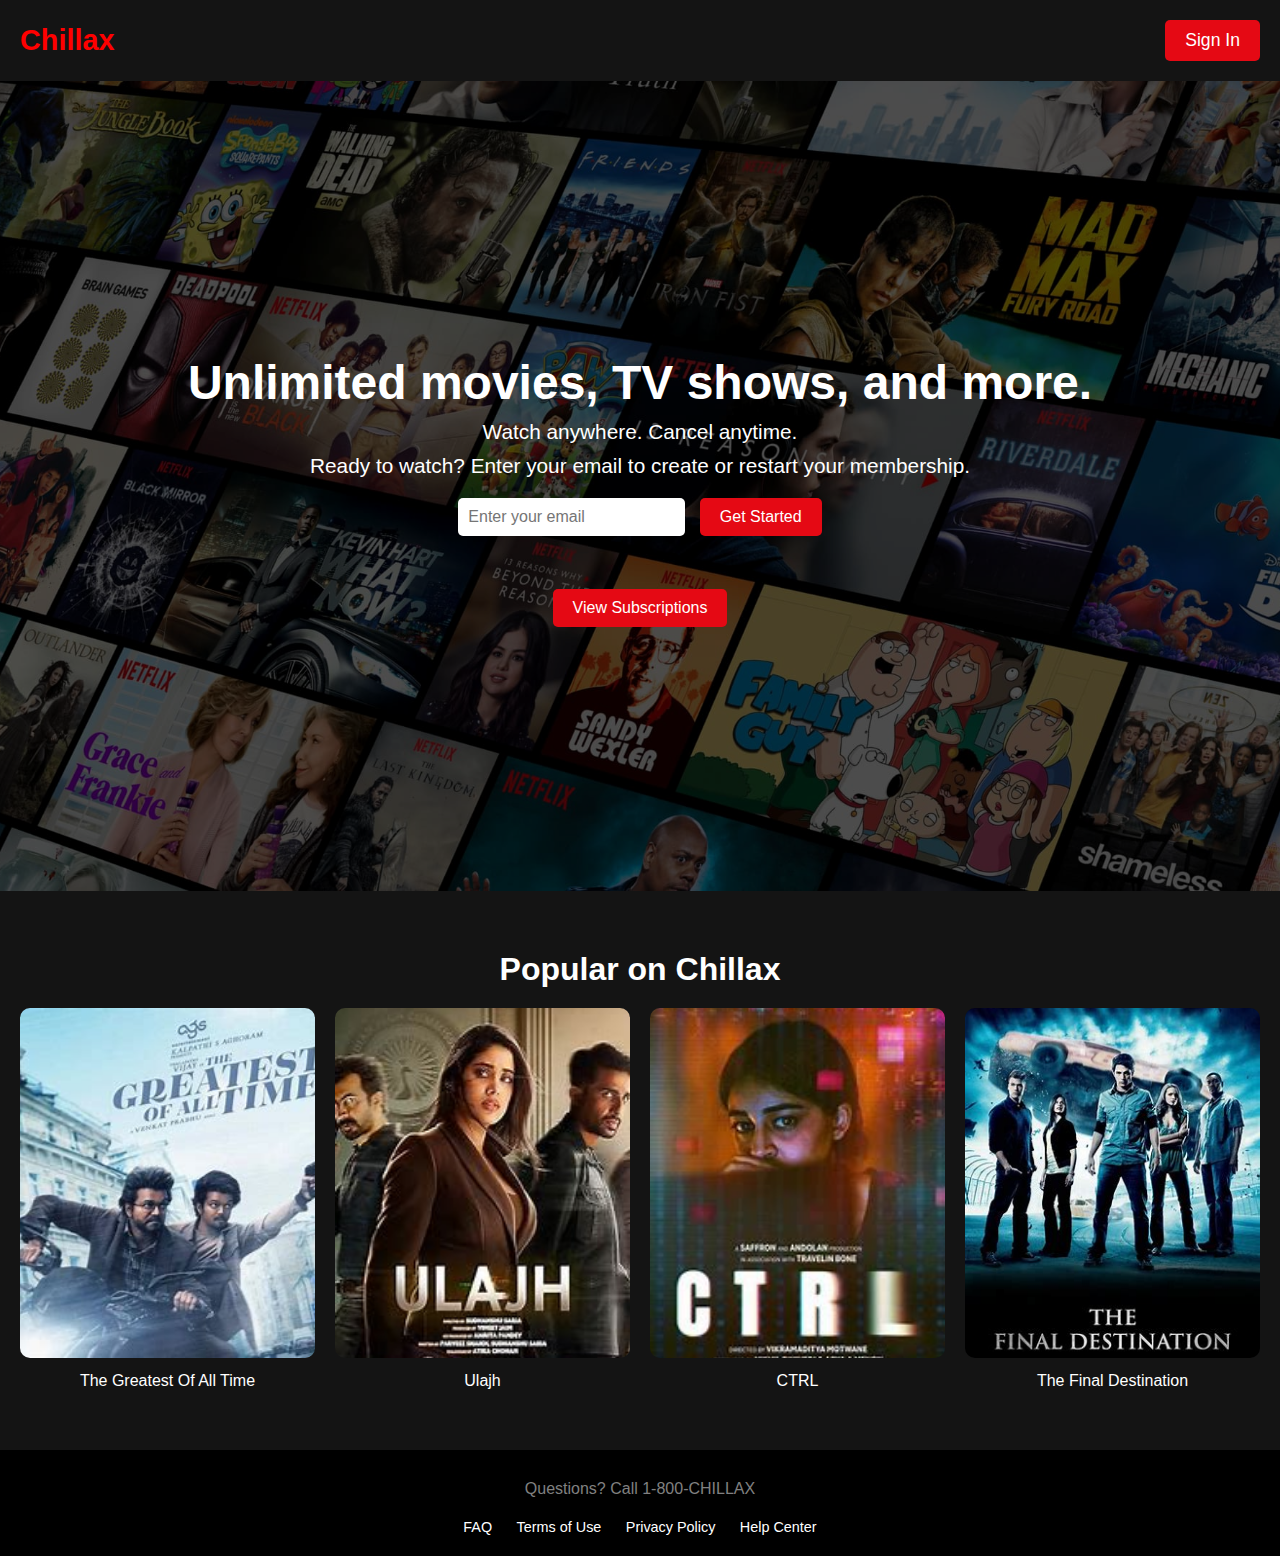
<file: index.html>
<!DOCTYPE html>
<html lang="en">
<head>
    <meta charset="UTF-8">
    <meta name="viewport" content="width=device-width, initial-scale=1.0">
    <title>Chillax</title>
    <link rel="stylesheet" href="style.css">
</head>
<body>
    <!-- Nav Bar -->
    <nav class="navbar">
        <div class="logo">Chillax</div>
        <a href="#" class="sign-in-btn">Sign In</a>
    </nav>

    <!-- Hero Section-->
    <section class="hero">
        <div class="hero-content">
            <h1>Unlimited movies, TV shows, and more.</h1>
            <p>Watch anywhere. Cancel anytime.</p>
            <p>Ready to watch? Enter your email to create or restart your membership.</p>
            <form action="#">
                <input type="email" placeholder="Enter your email" required>
                <button type="submit">Get Started</button>
            </form>
            <br>
            <a href="subscriptions.html" class="subscriptions-btn">View Subscriptions</a>
        </div>
    </section>

    <!-- Popular Shows -->
    <section class="popular-shows">
        <h2>Popular on Chillax</h2>
        <div class="show-grid">
            <div class="show-box">
                <img src="show 1.jpeg" alt="The Greatest Of All Time">
                <p>The Greatest Of All Time</p>
            </div>
            <div class="show-box">
                <img src="show 2.jpeg" alt="Ulajh">
                <p>Ulajh</p>
            </div>
            <div class="show-box">
                <img src="show 3.jpeg" alt="CTRL">
                <p>CTRL</p>
            </div>
            <div class="show-box">
                <img src="show 4.jpeg" alt="The Final Destination">
                <p>The Final Destination</p>
            </div>
        </div>
    </section>

    <!--Footer-->
    <footer class="footer">
        <p>Questions? Call 1-800-CHILLAX</p>
        <div class="footer-links">
            <a href="faq.html">FAQ</a>
            <a href="terms.html">Terms of Use</a>
            <a href="privacy.html">Privacy Policy</a>
            <a href="help.html">Help Center</a>
        </div>
    </footer>
</body>
</html>
</file>
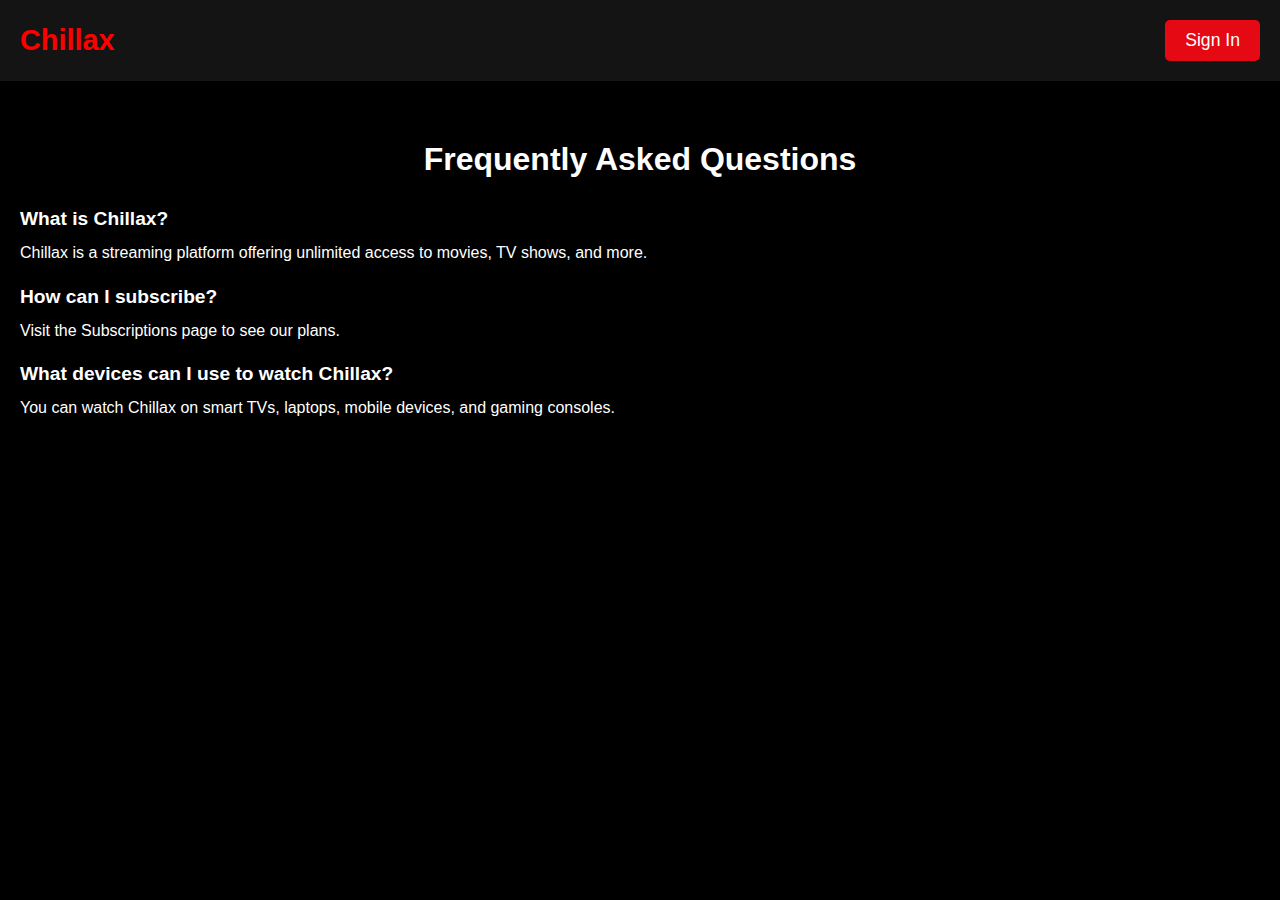
<file: faq.html>
<!DOCTYPE html>
<html lang="en">
<head>
    <meta charset="UTF-8">
    <meta name="viewport" content="width=device-width, initial-scale=1.0">
    <title>Chillax FAQ</title>
    <link rel="stylesheet" href="style.css">
</head>
<body>
    <nav class="navbar">
        <div class="logo">Chillax</div>
        <a href="#" class="sign-in-btn">Sign In</a>
    </nav>

    <section class="faq-section">
        <h1>Frequently Asked Questions</h1>
        <div class="faq">
            <h3>What is Chillax?</h3>
            <p>Chillax is a streaming platform offering unlimited access to movies, TV shows, and more.</p>

            <h3>How can I subscribe?</h3>
            <p>Visit the <a href="subscriptions.html">Subscriptions</a> page to see our plans.</p>

            <h3>What devices can I use to watch Chillax?</h3>
            <p>You can watch Chillax on smart TVs, laptops, mobile devices, and gaming consoles.</p>
        </div>
    </section>
</body>
</html>
</file>
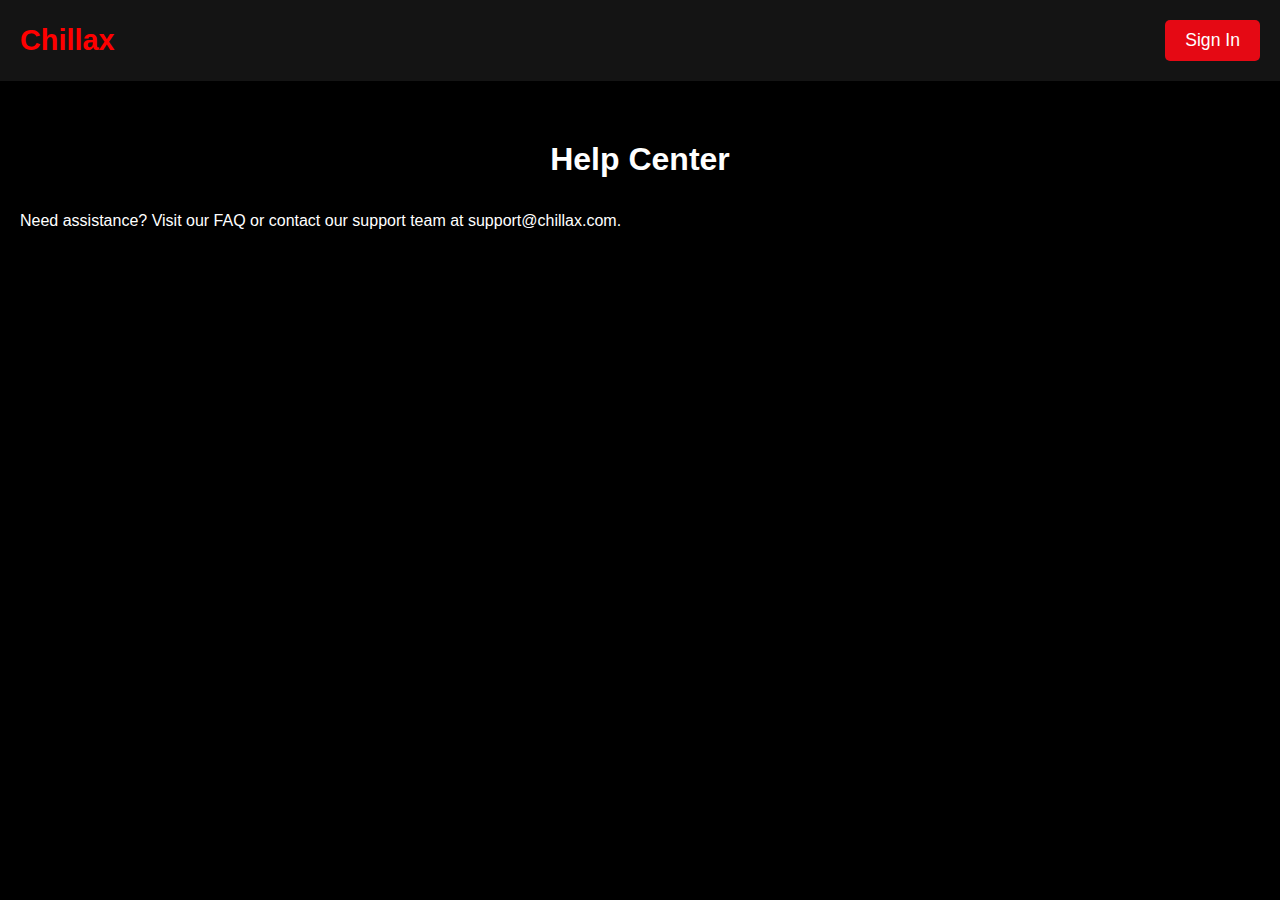
<file: help.html>
<!DOCTYPE html>
<html lang="en">
<head>
    <meta charset="UTF-8">
    <meta name="viewport" content="width=device-width, initial-scale=1.0">
    <title>Chillax Help Center</title>
    <link rel="stylesheet" href="style.css">
</head>
<body>
    <nav class="navbar">
        <div class="logo">Chillax</div>
        <a href="#" class="sign-in-btn">Sign In</a>
    </nav>

    <section class="help-section">
        <h1>Help Center</h1>
        <p>Need assistance? Visit our <a href="faq.html">FAQ</a> or contact our support team at support@chillax.com.</p>
    </section>
</body>
</html>
</file>
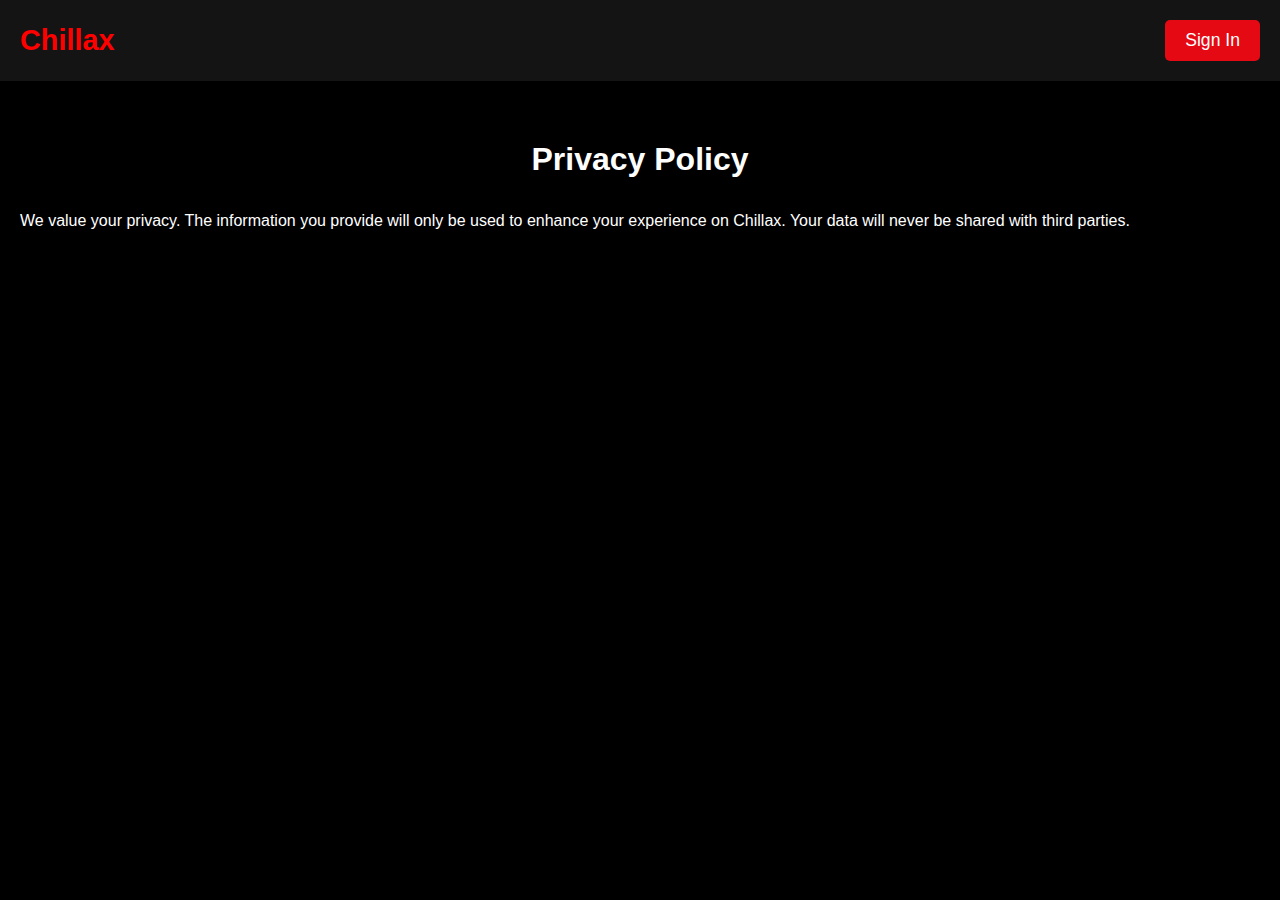
<file: privacy.html>
<!DOCTYPE html>
<html lang="en">
<head>
    <meta charset="UTF-8">
    <meta name="viewport" content="width=device-width, initial-scale=1.0">
    <title>Chillax Privacy Policy</title>
    <link rel="stylesheet" href="style.css">
</head>
<body>
    <nav class="navbar">
        <div class="logo">Chillax</div>
        <a href="#" class="sign-in-btn">Sign In</a>
    </nav>

    <section class="privacy-section">
        <h1>Privacy Policy</h1>
        <p>We value your privacy. The information you provide will only be used to enhance your experience on Chillax. Your data will never be shared with third parties.</p>
    </section>
</body>
</html>
</file>
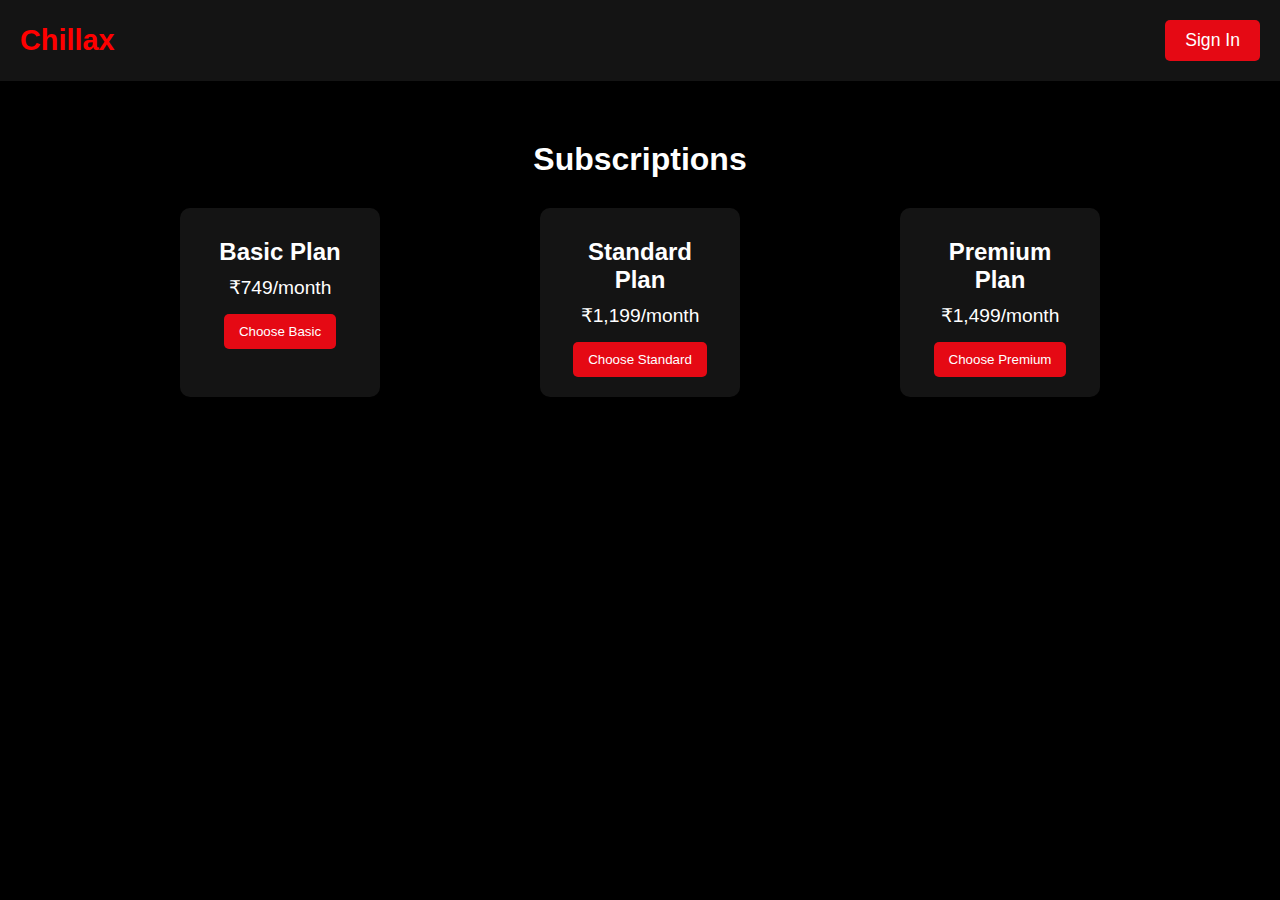
<file: subscriptions.html>
<!DOCTYPE html>
<html lang="en">
<head>
    <meta charset="UTF-8">
    <meta name="viewport" content="width=device-width, initial-scale=1.0">
    <title>Chillax Subscriptions</title>
    <link rel="stylesheet" href="style.css">
</head>
<body>
    <nav class="navbar">
        <div class="logo">Chillax</div>
        <a href="#" class="sign-in-btn">Sign In</a>
    </nav>

    <section class="subscriptions-section">
        <h1>Subscriptions</h1>
        <div class="plans">
            <div class="plan">
                <h3>Basic Plan</h3>
                <p>₹749/month</p>
                <button>Choose Basic</button>
            </div>
            <div class="plan">
                <h3>Standard Plan</h3>
                <p>₹1,199/month</p>
                <button>Choose Standard</button>
            </div>
            <div class="plan">
                <h3>Premium Plan</h3>
                <p>₹1,499/month</p>
                <button>Choose Premium</button>
            </div>
        </div>
    </section>
</body>
</html>
</file>
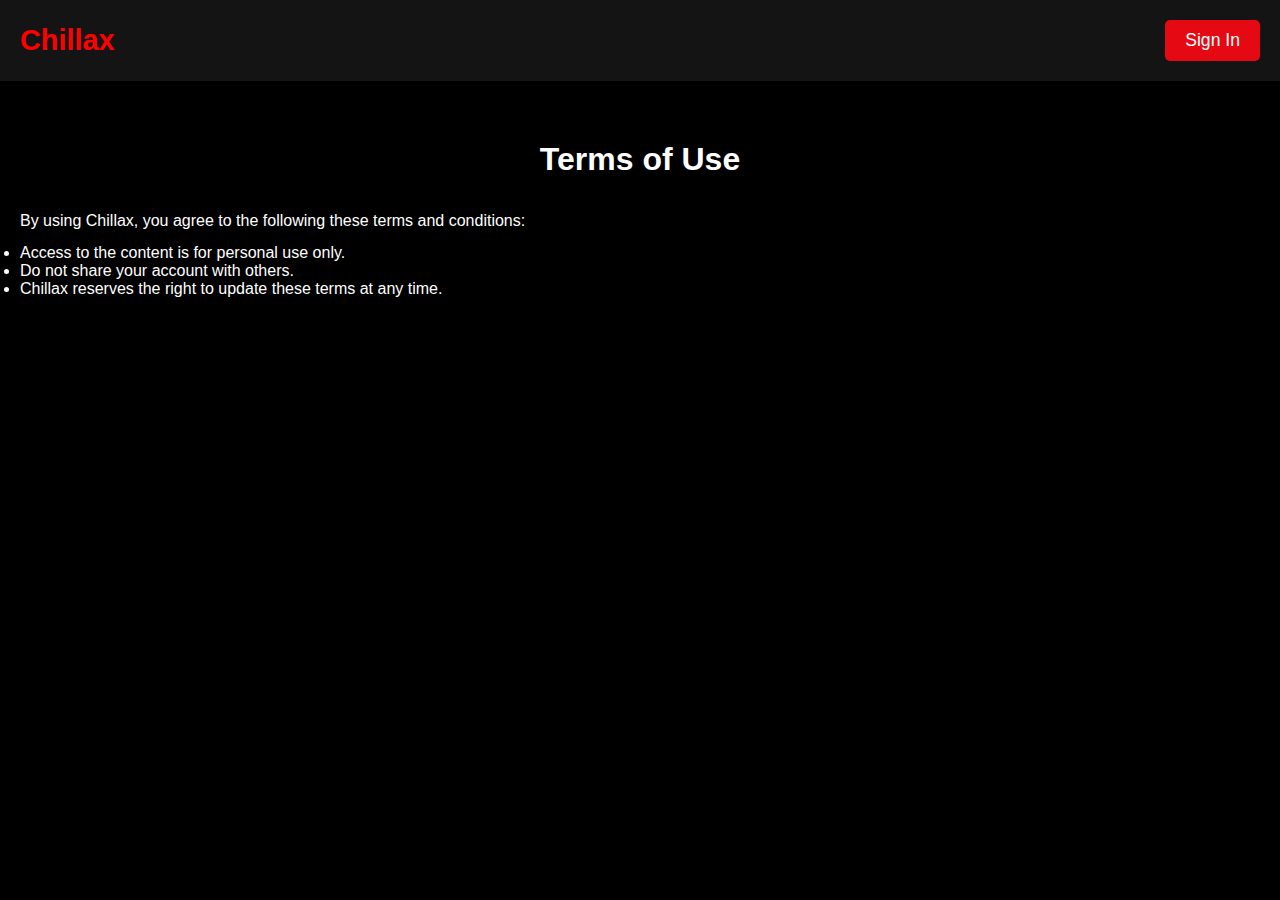
<file: terms.html>
<!DOCTYPE html>
<html lang="en">
<head>
    <meta charset="UTF-8">
    <meta name="viewport" content="width=device-width, initial-scale=1.0">
    <title>Chillax Terms of Use</title>
    <link rel="stylesheet" href="style.css">
</head>
<body>
    <nav class="navbar">
        <div class="logo">Chillax</div>
        <a href="#" class="sign-in-btn">Sign In</a>
    </nav>

    <section class="terms-section">
        <h1>Terms of Use</h1>
        <p>By using Chillax, you agree to the following these terms and conditions:</p>
        <ul>
            <li>Access to the content is for personal use only.</li>
            <li>Do not share your account with others.</li>
            <li>Chillax reserves the right to update these terms at any time.</li>
        </ul>
    </section>
</body>
</html>
</file>
<file: style.css>
/* General Styles */
* {
    margin: 0;
    padding: 0;
    box-sizing: border-box;
}

body {
    font-family: Arial, sans-serif;
    background-color: #000; /* Black background */
    color: #fff; /* White text */
}

a {
    text-decoration: none;
    color: #fff; /* White links */
}

h1, h2, h3, p {
    margin: 10px 0;
}

/* Navbar */
.navbar {
    display: flex;
    justify-content: space-between;
    align-items: center;
    padding: 20px;
    background-color: #141414; /* Slightly lighter black */
}

.logo {
    font-size: 1.8rem;
    font-weight: bold;
    color: red; /* Red button */
}

.sign-in-btn {
    font-size: 1.1rem;
    padding: 10px 20px;
    background-color: #e50914; /* Red button */
    border: none;
    border-radius: 5px;
}

/* Hero Section */
.hero {
    height: 90vh;
    display: flex;
    align-items: center;
    justify-content: center;
    background-image: url('chillax\ bg.jpeg'); /* Add a hero image for background */
    background-size: cover;
    background-position: center;
    position: relative;
}

.hero::before {
    content: '';
    position: absolute;
    top: 0;
    left: 0;
    right: 0;
    bottom: 0;
    background-color: rgba(0, 0, 0, 0.6); /* Black overlay */
    z-index: 1;
}

.hero-content {
    text-align: center;
    z-index: 2;
    color: #fff;
}

.hero-content h1 {
    font-size: 3rem;
}

.hero-content p {
    font-size: 1.3rem;
    margin: 10px 0;
}

.hero-content form {
    margin: 20px 0;
}

.hero-content input[type="email"] {
    padding: 10px;
    font-size: 1rem;
    border-radius: 5px;
    border: none;
    margin-right: 10px;
}

.hero-content button {
    padding: 10px 20px;
    font-size: 1rem;
    background-color: #e50914; /* Red button */
    color: #fff;
    border: none;
    border-radius: 5px;
    cursor: pointer;
}

.subscriptions-btn {
    display: inline-block;
    margin-top: 15px;
    padding: 10px 20px;
    background-color: #e50914; /* Red button */
    color: #fff;
    border-radius: 5px;
}

/* Popular Shows Section */
.popular-shows {
    padding: 50px 20px;
    background-color: #141414;
    color: #fff;
}

.popular-shows h2 {
    font-size: 2rem;
    margin-bottom: 20px;
    text-align: center;
}

.show-grid {
    display: grid;
    grid-template-columns: repeat(auto-fit, minmax(150px, 1fr));
    gap: 20px;
}

.show-box {
    text-align: center;
}

.show-box img {
    width: 100%;
    height: 350px;
    object-fit: cover;
    border-radius: 10px;
}

.show-box p {
    margin-top: 10px;
    font-size: 1rem;
}

/* Footer */
.footer {
    padding: 20px;
    background-color: #000;
    text-align: center;
    color: #808080; /* Gray text */
}

.footer-links {
    margin-top: 20px;
}

.footer-links a {
    margin: 0 10px;
    font-size: 0.9rem;
}

/* FAQ, Terms, Privacy, Help Pages */
.faq-section, .terms-section, .privacy-section, .help-section, .subscriptions-section {
    padding: 50px 20px;
    background-color: #000;
    color: #fff;
}

.faq-section h1, .terms-section h1, .privacy-section h1, .help-section h1, .subscriptions-section h1 {
    font-size: 2rem;
    text-align: center;
    margin-bottom: 30px;
}

.faq h3 {
    font-size: 1.2rem;
    margin-top: 20px;
}

.faq p, .terms-section p, .privacy-section p, .help-section p {
    font-size: 1rem;
    line-height: 1.6;
}

/* Subscriptions Section */
.plans {
    display: flex;
    justify-content: space-evenly;
    margin-top: 30px;
}

.plan {
    background-color: #141414;
    padding: 20px;
    border-radius: 10px;
    text-align: center;
    width: 200px;
}

.plan h3 {
    font-size: 1.5rem;
    margin-bottom: 10px;
}

.plan p {
    font-size: 1.2rem;
    margin-bottom: 15px;
}

.plan button {
    padding: 10px 15px;
    background-color: #e50914;
    color: #fff;
    border: none;
    border-radius: 5px;
    cursor: pointer;
}
</file>
